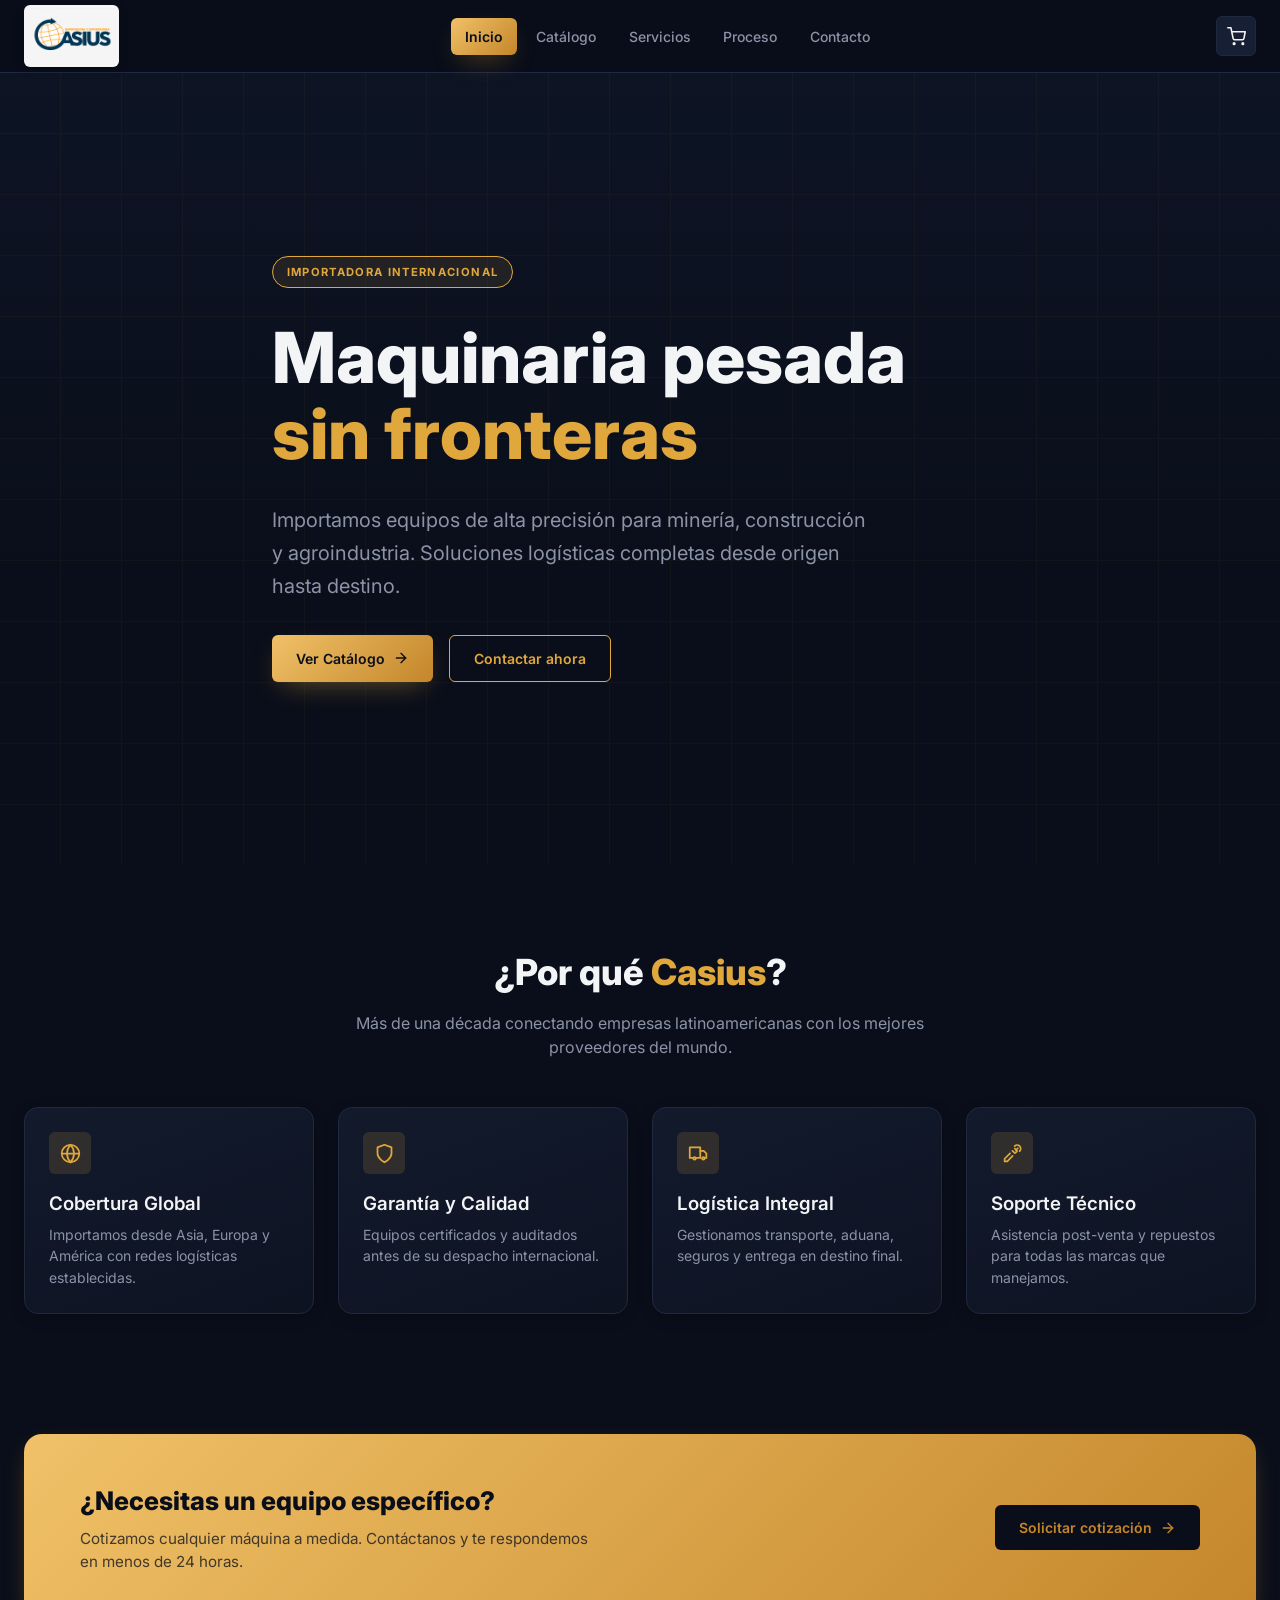
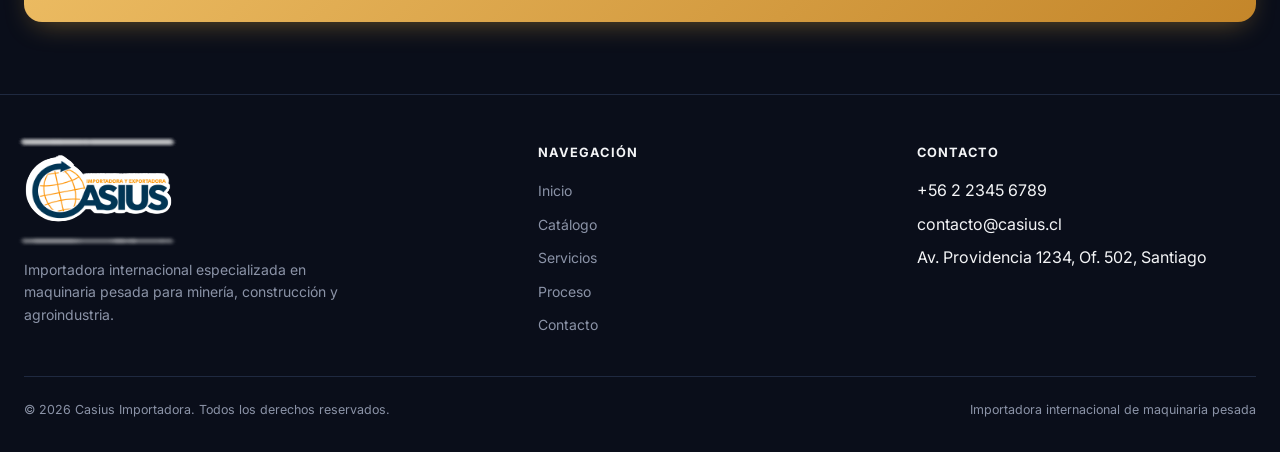
<file: index.html>
<!DOCTYPE html>
<html lang="es">
<head>
<meta charset="UTF-8">
<meta name="viewport" content="width=device-width, initial-scale=1.0">
<title>Casius Importadora | Maquinaria pesada sin fronteras</title>
<link rel="icon" type="image/png" href="img/LogoCasius.png">
<meta name="description" content="Importamos equipos de alta precisión para minería, construcción y agroindustria. Soluciones logísticas completas desde origen hasta destino.">
<link rel="stylesheet" href="style.css">
</head>
<body>

<header class="site-header">
  <div class="container">
    <a href="index.html" class="logo header-logo">
        <img src="img/LogoCasius.png" alt="Casius Importadora" class="logo-img">
      </a>

    <nav class="main-nav" aria-label="Navegación principal">
      <a href="index.html" class="nav-link active">Inicio</a>
      <a href="catalogo.html" class="nav-link">Catálogo</a>
      <a href="servicios.html" class="nav-link">Servicios</a>
      <a href="proceso.html" class="nav-link">Proceso</a>
      <a href="contacto.html" class="nav-link">Contacto</a>
    </nav>

    <div class="header-actions">
      <button class="cart-btn" data-cart-open aria-label="Ver carrito">
        <svg viewBox="0 0 24 24" fill="none" stroke="currentColor" stroke-width="2" stroke-linecap="round" stroke-linejoin="round"><circle cx="9" cy="21" r="1"/><circle cx="20" cy="21" r="1"/><path d="M1 1h4l2.7 13.4a2 2 0 0 0 2 1.6h9.7a2 2 0 0 0 2-1.6L23 6H6"/></svg>
        <span class="cart-count" data-cart-count>0</span>
      </button>
      <button class="menu-toggle" id="menuToggle" aria-label="Abrir menú">
        <svg viewBox="0 0 24 24" fill="none" stroke="currentColor" stroke-width="2" stroke-linecap="round" stroke-linejoin="round"><path d="M4 12h16"/><path d="M4 6h16"/><path d="M4 18h16"/></svg>
      </button>
    </div>
  </div>

  <div class="mobile-nav" id="mobileNav">
    <a href="index.html" class="nav-link active">Inicio</a>
    <a href="catalogo.html" class="nav-link">Catálogo</a>
    <a href="servicios.html" class="nav-link">Servicios</a>
    <a href="proceso.html" class="nav-link">Proceso</a>
    <a href="contacto.html" class="nav-link">Contacto</a>
  </div>
</header>

<main>

  <!-- Hero -->
  <section class="gradient-hero hero">
    <div class="grid-pattern"></div>
    <div class="container hero-inner">
      <span class="eyebrow">Importadora Internacional</span>
      <h1>Maquinaria pesada <span class="gold">sin fronteras</span></h1>
      <p class="lead">Importamos equipos de alta precisión para minería, construcción y agroindustria. Soluciones logísticas completas desde origen hasta destino.</p>
      <div class="hero-actions">
        <a href="catalogo.html" class="btn btn-primary">
          Ver Catálogo
          <svg viewBox="0 0 24 24" fill="none" stroke="currentColor" stroke-width="2" stroke-linecap="round" stroke-linejoin="round"><path d="M5 12h14"/><path d="M12 5l7 7-7 7"/></svg>
        </a>
        <a href="contacto.html" class="btn btn-outline">Contactar ahora</a>
      </div>
    </div>
  </section>

  <!-- Highlights -->
  <section class="section">
    <div class="container">
      <div class="section-head">
        <h2>¿Por qué <span class="gold">Casius</span>?</h2>
        <p>Más de una década conectando empresas latinoamericanas con los mejores proveedores del mundo.</p>
      </div>
      <div class="highlights-grid">
        <div class="gradient-card highlight-card">
          <div class="icon-box"><svg viewBox="0 0 24 24" fill="none" stroke="currentColor" stroke-width="2" stroke-linecap="round" stroke-linejoin="round"><circle cx="12" cy="12" r="10"/><path d="M2 12h20"/><path d="M12 2a15.3 15.3 0 0 1 4 10 15.3 15.3 0 0 1-4 10 15.3 15.3 0 0 1-4-10 15.3 15.3 0 0 1 4-10z"/></svg></div>
          <div>
            <h3>Cobertura Global</h3>
            <p>Importamos desde Asia, Europa y América con redes logísticas establecidas.</p>
          </div>
        </div>
        <div class="gradient-card highlight-card">
          <div class="icon-box"><svg viewBox="0 0 24 24" fill="none" stroke="currentColor" stroke-width="2" stroke-linecap="round" stroke-linejoin="round"><path d="M12 22s8-4 8-10V5l-8-3-8 3v7c0 6 8 10 8 10z"/></svg></div>
          <div>
            <h3>Garantía y Calidad</h3>
            <p>Equipos certificados y auditados antes de su despacho internacional.</p>
          </div>
        </div>
        <div class="gradient-card highlight-card">
          <div class="icon-box"><svg viewBox="0 0 24 24" fill="none" stroke="currentColor" stroke-width="2" stroke-linecap="round" stroke-linejoin="round"><path d="M10 17h4V5H2v12h3"/><path d="M14 9h4l3 3v5h-2"/><circle cx="7.5" cy="17.5" r="1.5"/><circle cx="17.5" cy="17.5" r="1.5"/></svg></div>
          <div>
            <h3>Logística Integral</h3>
            <p>Gestionamos transporte, aduana, seguros y entrega en destino final.</p>
          </div>
        </div>
        <div class="gradient-card highlight-card">
          <div class="icon-box"><svg viewBox="0 0 24 24" fill="none" stroke="currentColor" stroke-width="2" stroke-linecap="round" stroke-linejoin="round"><path d="m14.7 6.3 2.1 2.1a1 1 0 0 1 0 1.4l-1.3 1.3a1 1 0 0 1-1.4 0l-2.1-2.1"/><path d="M9.2 11.8 3 18v3h3l6.2-6.2"/><path d="m16 8 2-2"/><path d="M14.5 3.5a4 4 0 0 1 5.66 5.66"/></svg></div>
          <div>
            <h3>Soporte Técnico</h3>
            <p>Asistencia post-venta y repuestos para todas las marcas que manejamos.</p>
          </div>
        </div>
      </div>
    </div>
  </section>

  <!-- CTA Banner -->
  <section class="section-tight">
    <div class="container">
      <div class="cta-banner">
        <div>
          <h3>¿Necesitas un equipo específico?</h3>
          <p>Cotizamos cualquier máquina a medida. Contáctanos y te respondemos en menos de 24 horas.</p>
        </div>
        <a href="contacto.html" class="btn btn-light">
          Solicitar cotización
          <svg viewBox="0 0 24 24" fill="none" stroke="currentColor" stroke-width="2" stroke-linecap="round" stroke-linejoin="round"><path d="M5 12h14"/><path d="M12 5l7 7-7 7"/></svg>
        </a>
      </div>
    </div>
  </section>

</main>

<footer class="site-footer">
  <div class="container">
    <div class="footer-grid">
      <div>
        <a href="index.html" class="logo header-logo">
        <img src="img/LogoCasius.png" alt="Casius Importadora" class="logo-img">
      </a>
        <p>Importadora internacional especializada en maquinaria pesada para minería, construcción y agroindustria.</p>
      </div>
      <div>
        <h4>Navegación</h4>
        <ul class="footer-links">
          <li><a href="index.html">Inicio</a></li>
          <li><a href="catalogo.html">Catálogo</a></li>
          <li><a href="servicios.html">Servicios</a></li>
          <li><a href="proceso.html">Proceso</a></li>
          <li><a href="contacto.html">Contacto</a></li>
        </ul>
      </div>
      <div>
        <h4>Contacto</h4>
        <ul class="footer-links">
          <li>+56 2 2345 6789</li>
          <li>contacto@casius.cl</li>
          <li>Av. Providencia 1234, Of. 502, Santiago</li>
        </ul>
      </div>
    </div>
    <div class="footer-bottom">
      <span>© 2026 Casius Importadora. Todos los derechos reservados.</span>
      <span>Importadora internacional de maquinaria pesada</span>
    </div>
  </div>
</footer>

<!-- Carrito -->
<div class="cart-overlay" id="cartOverlay"></div>
<aside class="cart-drawer" id="cartDrawer" aria-label="Carrito de cotización">
  <div class="cart-drawer-head">
    <h3>Tu cotización</h3>
    <button class="cart-close" id="cartClose" aria-label="Cerrar carrito">
      <svg viewBox="0 0 24 24" fill="none" stroke="currentColor" stroke-width="2" stroke-linecap="round" stroke-linejoin="round"><path d="M18 6 6 18"/><path d="M6 6l12 12"/></svg>
    </button>
  </div>
  <div class="cart-items" id="cartItems"></div>
  <div class="cart-drawer-foot" id="cartTotalWrap" style="display:none">
    <div class="cart-total"><span>Total estimado</span><span class="amount" id="cartTotalAmount"></span></div>
    <a href="contacto.html" class="btn btn-primary form-submit">Solicitar cotización</a>
  </div>
</aside>

<script src="script.js"></script>
</body>
</html>
</file>
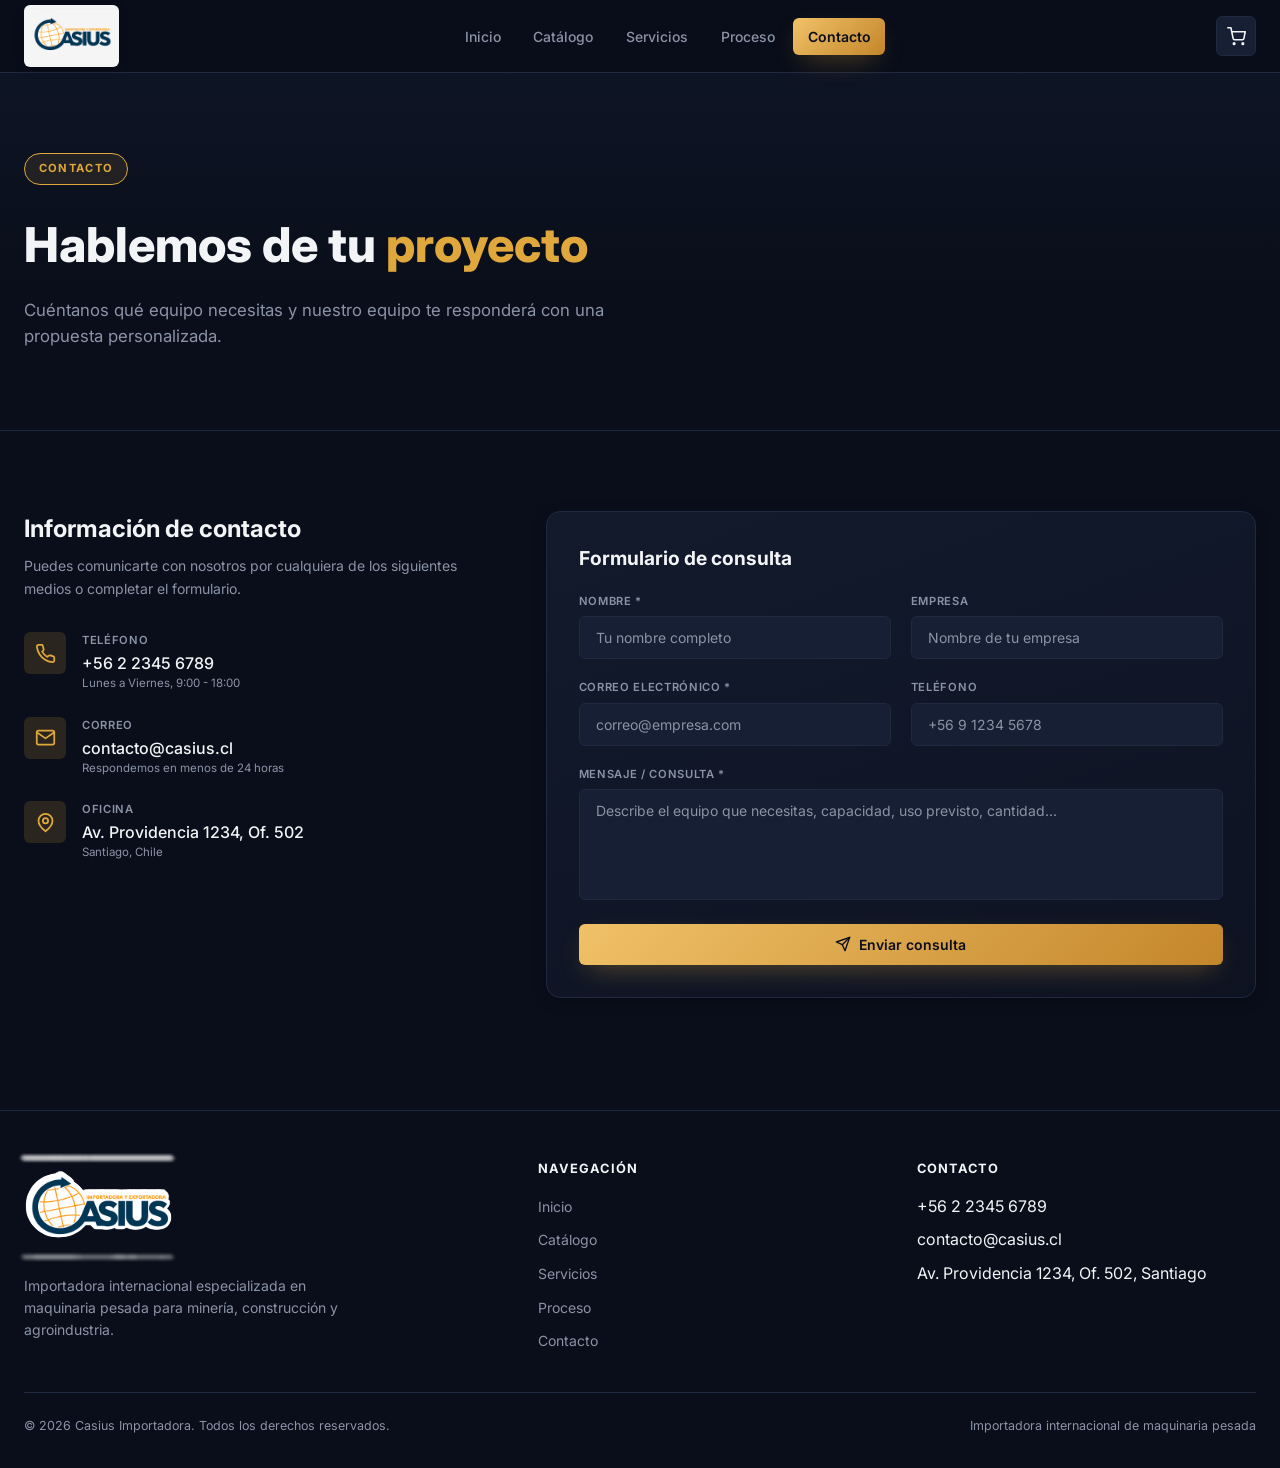
<file: contacto.html>
<!DOCTYPE html>
<html lang="es">
<head>
<meta charset="UTF-8">
<meta name="viewport" content="width=device-width, initial-scale=1.0">
<title>Contacto | Casius Importadora</title>
<link rel="icon" type="image/png" href="img/LogoCasius.png">
<meta name="description" content="Cuéntanos qué equipo necesitas y nuestro equipo te responderá con una propuesta personalizada.">
<link rel="stylesheet" href="style.css">
</head>
<body>

<header class="site-header">
  <div class="container">
    <a href="index.html" class="logo header-logo">
        <img src="img/LogoCasius.png" alt="Casius Importadora" class="logo-img">
      </a>

    <nav class="main-nav" aria-label="Navegación principal">
      <a href="index.html" class="nav-link">Inicio</a>
      <a href="catalogo.html" class="nav-link">Catálogo</a>
      <a href="servicios.html" class="nav-link">Servicios</a>
      <a href="proceso.html" class="nav-link">Proceso</a>
      <a href="contacto.html" class="nav-link active">Contacto</a>
    </nav>

    <div class="header-actions">
      <button class="cart-btn" data-cart-open aria-label="Ver carrito">
        <svg viewBox="0 0 24 24" fill="none" stroke="currentColor" stroke-width="2" stroke-linecap="round" stroke-linejoin="round"><circle cx="9" cy="21" r="1"/><circle cx="20" cy="21" r="1"/><path d="M1 1h4l2.7 13.4a2 2 0 0 0 2 1.6h9.7a2 2 0 0 0 2-1.6L23 6H6"/></svg>
        <span class="cart-count" data-cart-count>0</span>
      </button>
      <button class="menu-toggle" id="menuToggle" aria-label="Abrir menú">
        <svg viewBox="0 0 24 24" fill="none" stroke="currentColor" stroke-width="2" stroke-linecap="round" stroke-linejoin="round"><path d="M4 12h16"/><path d="M4 6h16"/><path d="M4 18h16"/></svg>
      </button>
    </div>
  </div>

  <div class="mobile-nav" id="mobileNav">
    <a href="index.html" class="nav-link">Inicio</a>
    <a href="catalogo.html" class="nav-link">Catálogo</a>
    <a href="servicios.html" class="nav-link">Servicios</a>
    <a href="proceso.html" class="nav-link">Proceso</a>
    <a href="contacto.html" class="nav-link active">Contacto</a>
  </div>
</header>

<main>

  <!-- Header de página -->
  <section class="gradient-hero page-hero">
    <div class="container">
      <span class="eyebrow">Contacto</span>
      <h1>Hablemos de tu <span class="gold">proyecto</span></h1>
      <p>Cuéntanos qué equipo necesitas y nuestro equipo te responderá con una propuesta personalizada.</p>
    </div>
  </section>

  <!-- Contenido -->
  <section class="section">
    <div class="container contact-grid">

      <!-- Info -->
      <div class="contact-info">
        <h2>Información de contacto</h2>
        <p>Puedes comunicarte con nosotros por cualquiera de los siguientes medios o completar el formulario.</p>

        <div class="contact-items">
          <div class="contact-item">
            <div class="icon-box"><svg viewBox="0 0 24 24" fill="none" stroke="currentColor" stroke-width="2" stroke-linecap="round" stroke-linejoin="round"><path d="M22 16.92v3a2 2 0 0 1-2.18 2 19.79 19.79 0 0 1-8.63-3.07 19.5 19.5 0 0 1-6-6 19.79 19.79 0 0 1-3.07-8.67A2 2 0 0 1 4.11 2h3a2 2 0 0 1 2 1.72c.127.96.361 1.903.7 2.81a2 2 0 0 1-.45 2.11L8.09 9.91a16 16 0 0 0 6 6l1.27-1.27a2 2 0 0 1 2.11-.45c.907.339 1.85.573 2.81.7A2 2 0 0 1 22 16.92z"/></svg></div>
            <div>
              <p class="label">Teléfono</p>
              <p class="value">+56 2 2345 6789</p>
              <p class="sub">Lunes a Viernes, 9:00 - 18:00</p>
            </div>
          </div>

          <div class="contact-item">
            <div class="icon-box"><svg viewBox="0 0 24 24" fill="none" stroke="currentColor" stroke-width="2" stroke-linecap="round" stroke-linejoin="round"><rect x="2" y="4" width="20" height="16" rx="2"/><path d="m22 6-10 7L2 6"/></svg></div>
            <div>
              <p class="label">Correo</p>
              <p class="value">contacto@casius.cl</p>
              <p class="sub">Respondemos en menos de 24 horas</p>
            </div>
          </div>

          <div class="contact-item">
            <div class="icon-box"><svg viewBox="0 0 24 24" fill="none" stroke="currentColor" stroke-width="2" stroke-linecap="round" stroke-linejoin="round"><path d="M20 10c0 6-8 12-8 12s-8-6-8-12a8 8 0 0 1 16 0z"/><circle cx="12" cy="10" r="3"/></svg></div>
            <div>
              <p class="label">Oficina</p>
              <p class="value">Av. Providencia 1234, Of. 502</p>
              <p class="sub">Santiago, Chile</p>
            </div>
          </div>
        </div>
      </div>

      <!-- Formulario -->
      <div>
        <div class="gradient-card contact-form-card">

          <form id="contactForm" style="display:flex; flex-direction:column;">
            <h3>Formulario de consulta</h3>

            <div class="form-row">
              <div class="form-group">
                <label for="nombre">Nombre *</label>
                <input type="text" id="nombre" name="nombre" required placeholder="Tu nombre completo">
              </div>
              <div class="form-group">
                <label for="empresa">Empresa</label>
                <input type="text" id="empresa" name="empresa" placeholder="Nombre de tu empresa">
              </div>
            </div>

            <div class="form-row">
              <div class="form-group">
                <label for="email">Correo electrónico *</label>
                <input type="email" id="email" name="email" required placeholder="correo@empresa.com">
              </div>
              <div class="form-group">
                <label for="telefono">Teléfono</label>
                <input type="text" id="telefono" name="telefono" placeholder="+56 9 1234 5678">
              </div>
            </div>

            <div class="form-group">
              <label for="mensaje">Mensaje / Consulta *</label>
              <textarea id="mensaje" name="mensaje" rows="5" required placeholder="Describe el equipo que necesitas, capacidad, uso previsto, cantidad..."></textarea>
            </div>

            <button type="submit" class="btn btn-primary form-submit">
              <svg viewBox="0 0 24 24" fill="none" stroke="currentColor" stroke-width="2" stroke-linecap="round" stroke-linejoin="round"><path d="m22 2-7 20-4-9-9-4 20-7z"/><path d="M22 2 11 13"/></svg>
              Enviar consulta
            </button>
          </form>

          <div class="success-state" id="successState" style="display:none">
            <div class="success-icon">
              <svg viewBox="0 0 24 24" fill="none" stroke="currentColor" stroke-width="2" stroke-linecap="round" stroke-linejoin="round"><path d="m22 2-7 20-4-9-9-4 20-7z"/><path d="M22 2 11 13"/></svg>
            </div>
            <h3>¡Mensaje enviado!</h3>
            <p>Gracias por contactarnos. Un asesor de Casius Importadora se comunicará contigo dentro de las próximas 24 horas.</p>
            <button id="sendAnother">Enviar otro mensaje</button>
          </div>

        </div>
      </div>

    </div>
  </section>

</main>

<footer class="site-footer">
  <div class="container">
    <div class="footer-grid">
      <div>
        <a href="index.html" class="logo header-logo">
        <img src="img/LogoCasius.png" alt="Casius Importadora" class="logo-img">
      </a>
        <p>Importadora internacional especializada en maquinaria pesada para minería, construcción y agroindustria.</p>
      </div>
      <div>
        <h4>Navegación</h4>
        <ul class="footer-links">
          <li><a href="index.html">Inicio</a></li>
          <li><a href="catalogo.html">Catálogo</a></li>
          <li><a href="servicios.html">Servicios</a></li>
          <li><a href="proceso.html">Proceso</a></li>
          <li><a href="contacto.html">Contacto</a></li>
        </ul>
      </div>
      <div>
        <h4>Contacto</h4>
        <ul class="footer-links">
          <li>+56 2 2345 6789</li>
          <li>contacto@casius.cl</li>
          <li>Av. Providencia 1234, Of. 502, Santiago</li>
        </ul>
      </div>
    </div>
    <div class="footer-bottom">
      <span>© 2026 Casius Importadora. Todos los derechos reservados.</span>
      <span>Importadora internacional de maquinaria pesada</span>
    </div>
  </div>
</footer>

<!-- Carrito -->
<div class="cart-overlay" id="cartOverlay"></div>
<aside class="cart-drawer" id="cartDrawer" aria-label="Carrito de cotización">
  <div class="cart-drawer-head">
    <h3>Tu cotización</h3>
    <button class="cart-close" id="cartClose" aria-label="Cerrar carrito">
      <svg viewBox="0 0 24 24" fill="none" stroke="currentColor" stroke-width="2" stroke-linecap="round" stroke-linejoin="round"><path d="M18 6 6 18"/><path d="M6 6l12 12"/></svg>
    </button>
  </div>
  <div class="cart-items" id="cartItems"></div>
  <div class="cart-drawer-foot" id="cartTotalWrap" style="display:none">
    <div class="cart-total"><span>Total estimado</span><span class="amount" id="cartTotalAmount"></span></div>
    <a href="contacto.html" class="btn btn-primary form-submit">Solicitar cotización</a>
  </div>
</aside>

<script src="script.js"></script>
</body>
</html>
</file>
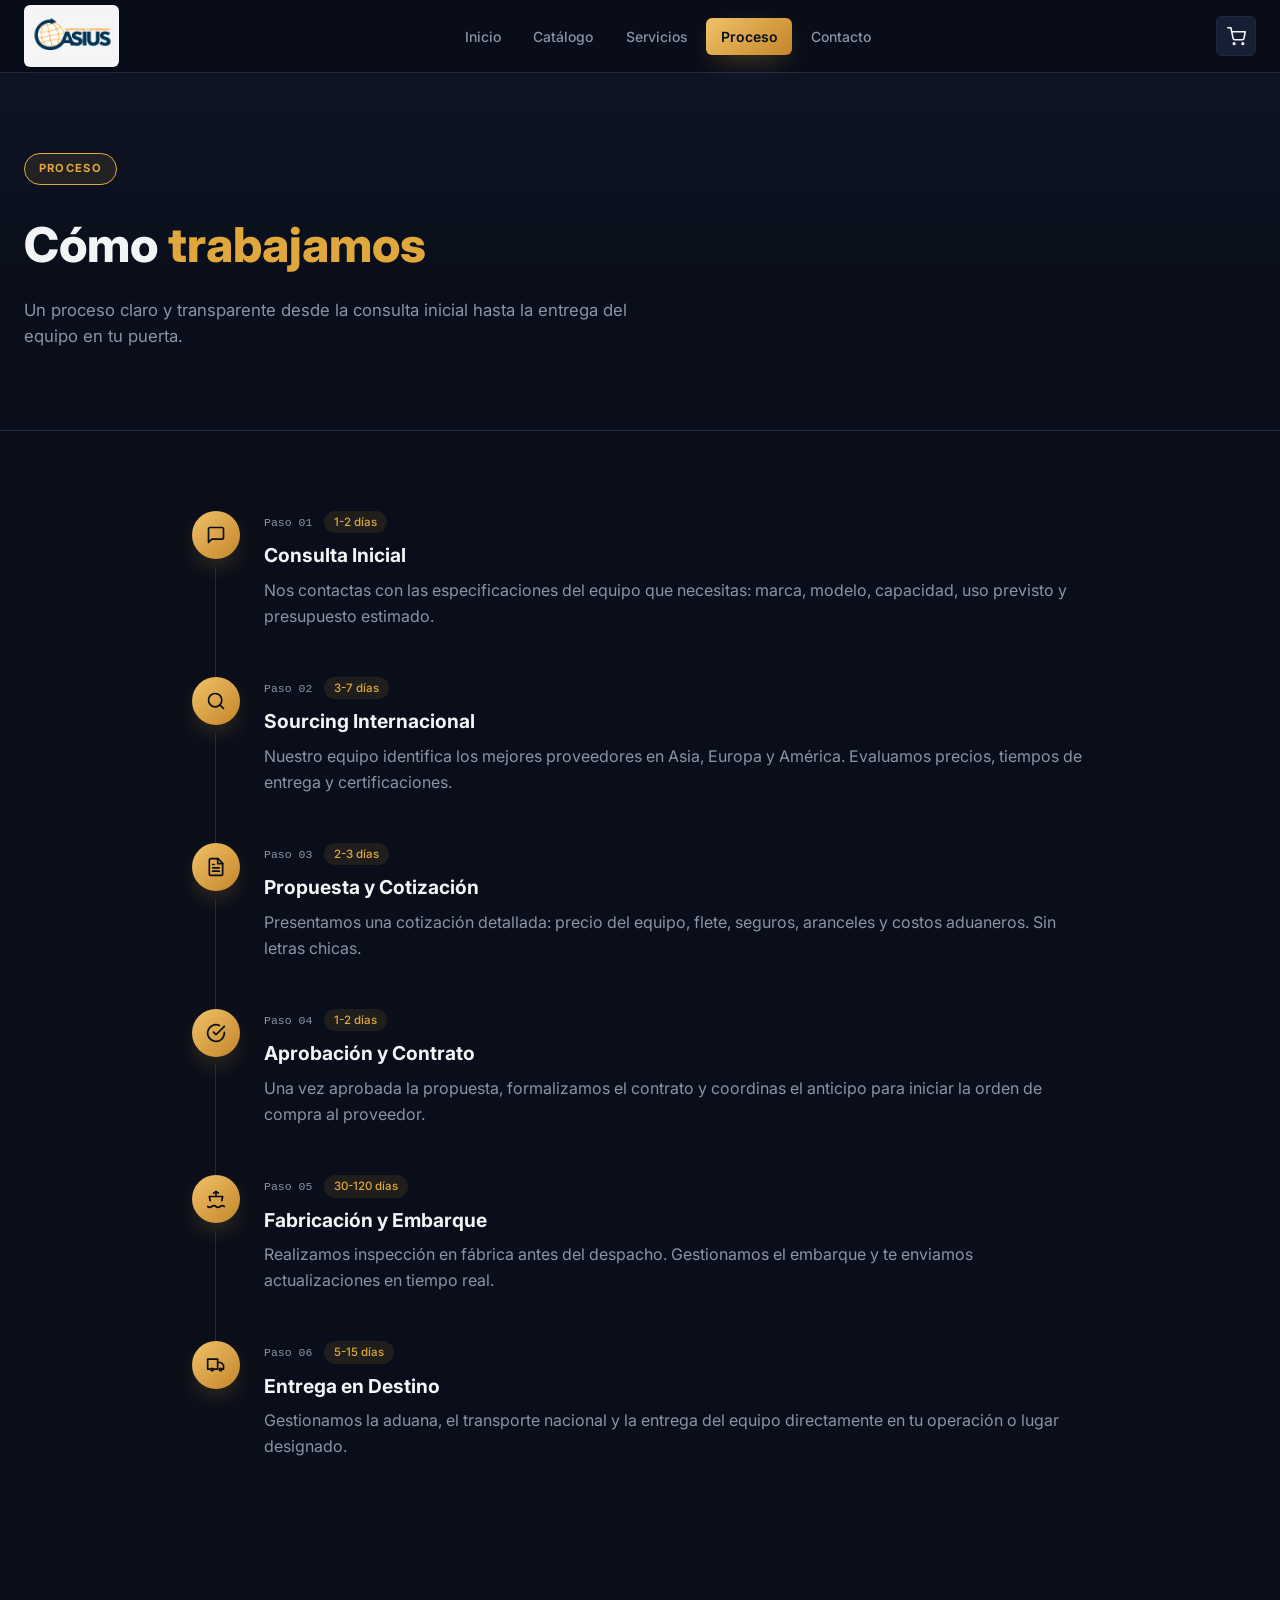
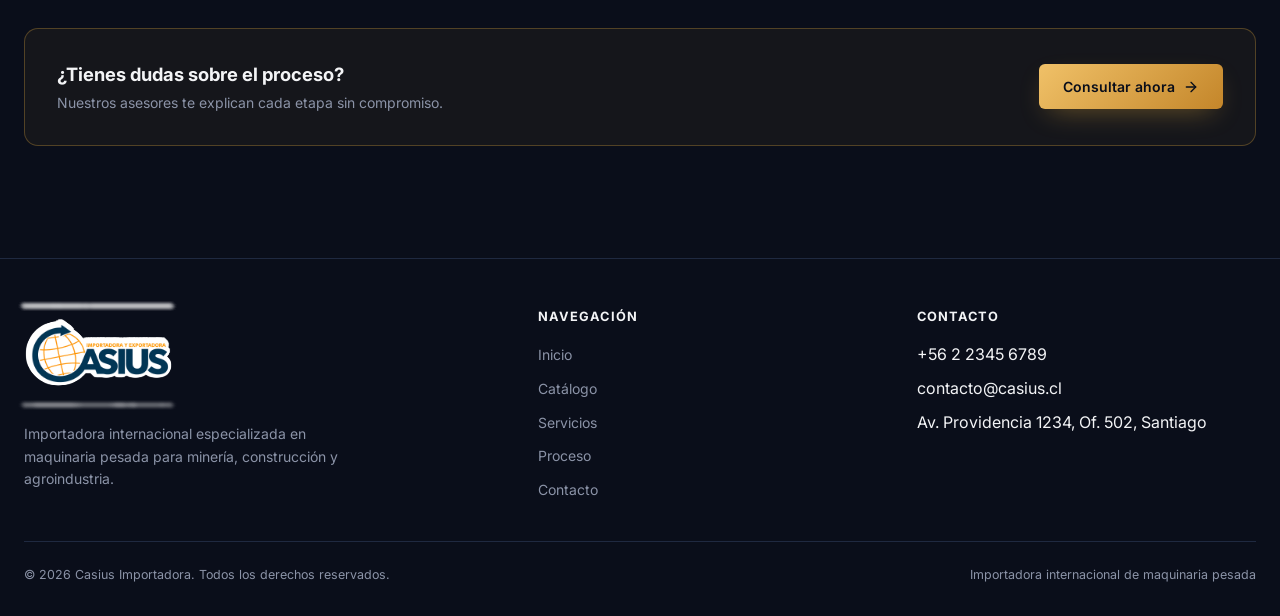
<file: proceso.html>
<!DOCTYPE html>
<html lang="es">
<head>
<meta charset="UTF-8">
<meta name="viewport" content="width=device-width, initial-scale=1.0">
<title>Proceso | Casius Importadora</title>
<link rel="icon" type="image/png" href="img/LogoCasius.png">
<meta name="description" content="Un proceso claro y transparente desde la consulta inicial hasta la entrega del equipo en tu puerta.">
<link rel="stylesheet" href="style.css">
</head>
<body>

<header class="site-header">
  <div class="container">
    <a href="index.html" class="logo header-logo">
        <img src="img/LogoCasius.png" alt="Casius Importadora" class="logo-img">
      </a>

    <nav class="main-nav" aria-label="Navegación principal">
      <a href="index.html" class="nav-link">Inicio</a>
      <a href="catalogo.html" class="nav-link">Catálogo</a>
      <a href="servicios.html" class="nav-link">Servicios</a>
      <a href="proceso.html" class="nav-link active">Proceso</a>
      <a href="contacto.html" class="nav-link">Contacto</a>
    </nav>

    <div class="header-actions">
      <button class="cart-btn" data-cart-open aria-label="Ver carrito">
        <svg viewBox="0 0 24 24" fill="none" stroke="currentColor" stroke-width="2" stroke-linecap="round" stroke-linejoin="round"><circle cx="9" cy="21" r="1"/><circle cx="20" cy="21" r="1"/><path d="M1 1h4l2.7 13.4a2 2 0 0 0 2 1.6h9.7a2 2 0 0 0 2-1.6L23 6H6"/></svg>
        <span class="cart-count" data-cart-count>0</span>
      </button>
      <button class="menu-toggle" id="menuToggle" aria-label="Abrir menú">
        <svg viewBox="0 0 24 24" fill="none" stroke="currentColor" stroke-width="2" stroke-linecap="round" stroke-linejoin="round"><path d="M4 12h16"/><path d="M4 6h16"/><path d="M4 18h16"/></svg>
      </button>
    </div>
  </div>

  <div class="mobile-nav" id="mobileNav">
    <a href="index.html" class="nav-link">Inicio</a>
    <a href="catalogo.html" class="nav-link">Catálogo</a>
    <a href="servicios.html" class="nav-link">Servicios</a>
    <a href="proceso.html" class="nav-link active">Proceso</a>
    <a href="contacto.html" class="nav-link">Contacto</a>
  </div>
</header>

<main>

  <!-- Header de página -->
  <section class="gradient-hero page-hero">
    <div class="container">
      <span class="eyebrow">Proceso</span>
      <h1>Cómo <span class="gold">trabajamos</span></h1>
      <p>Un proceso claro y transparente desde la consulta inicial hasta la entrega del equipo en tu puerta.</p>
    </div>
  </section>

  <!-- Pasos -->
  <section class="section">
    <div class="container">
      <div class="steps-list">

        <div class="step">
          <div class="step-line"></div>
          <div class="step-marker">
            <div class="step-icon"><svg viewBox="0 0 24 24" fill="none" stroke="currentColor" stroke-width="2" stroke-linecap="round" stroke-linejoin="round"><path d="M21 15a2 2 0 0 1-2 2H7l-4 4V5a2 2 0 0 1 2-2h14a2 2 0 0 1 2 2z"/></svg></div>
          </div>
          <div class="step-content">
            <div class="step-meta">
              <span class="step-num">Paso 01</span>
              <span class="step-duration">1-2 días</span>
            </div>
            <h3>Consulta Inicial</h3>
            <p>Nos contactas con las especificaciones del equipo que necesitas: marca, modelo, capacidad, uso previsto y presupuesto estimado.</p>
          </div>
        </div>

        <div class="step">
          <div class="step-line"></div>
          <div class="step-marker">
            <div class="step-icon"><svg viewBox="0 0 24 24" fill="none" stroke="currentColor" stroke-width="2" stroke-linecap="round" stroke-linejoin="round"><circle cx="11" cy="11" r="8"/><path d="M21 21l-4.3-4.3"/></svg></div>
          </div>
          <div class="step-content">
            <div class="step-meta">
              <span class="step-num">Paso 02</span>
              <span class="step-duration">3-7 días</span>
            </div>
            <h3>Sourcing Internacional</h3>
            <p>Nuestro equipo identifica los mejores proveedores en Asia, Europa y América. Evaluamos precios, tiempos de entrega y certificaciones.</p>
          </div>
        </div>

        <div class="step">
          <div class="step-line"></div>
          <div class="step-marker">
            <div class="step-icon"><svg viewBox="0 0 24 24" fill="none" stroke="currentColor" stroke-width="2" stroke-linecap="round" stroke-linejoin="round"><path d="M14.5 2H6a2 2 0 0 0-2 2v16a2 2 0 0 0 2 2h12a2 2 0 0 0 2-2V7.5z"/><path d="M14 2v6h6"/><path d="M16 13H8"/><path d="M16 17H8"/><path d="M10 9H8"/></svg></div>
          </div>
          <div class="step-content">
            <div class="step-meta">
              <span class="step-num">Paso 03</span>
              <span class="step-duration">2-3 días</span>
            </div>
            <h3>Propuesta y Cotización</h3>
            <p>Presentamos una cotización detallada: precio del equipo, flete, seguros, aranceles y costos aduaneros. Sin letras chicas.</p>
          </div>
        </div>

        <div class="step">
          <div class="step-line"></div>
          <div class="step-marker">
            <div class="step-icon"><svg viewBox="0 0 24 24" fill="none" stroke="currentColor" stroke-width="2" stroke-linecap="round" stroke-linejoin="round"><path d="M22 11.1V12a10 10 0 1 1-5.9-9.1"/><path d="M22 4 12 14.01l-3-3"/></svg></div>
          </div>
          <div class="step-content">
            <div class="step-meta">
              <span class="step-num">Paso 04</span>
              <span class="step-duration">1-2 días</span>
            </div>
            <h3>Aprobación y Contrato</h3>
            <p>Una vez aprobada la propuesta, formalizamos el contrato y coordinas el anticipo para iniciar la orden de compra al proveedor.</p>
          </div>
        </div>

        <div class="step">
          <div class="step-line"></div>
          <div class="step-marker">
            <div class="step-icon"><svg viewBox="0 0 24 24" fill="none" stroke="currentColor" stroke-width="2" stroke-linecap="round" stroke-linejoin="round"><path d="M2 21c.6.5 1.2 1 2.5 1 2.5 0 2.5-2 5-2 1.3 0 1.9.5 2.5 1 .6.5 1.2 1 2.5 1 2.5 0 2.5-2 5-2 1.3 0 1.9.5 2.5 1"/><path d="M5 14 4 9h16l-1 5"/><path d="M12 9V3"/><path d="m9 5 3-2 3 2"/></svg></div>
          </div>
          <div class="step-content">
            <div class="step-meta">
              <span class="step-num">Paso 05</span>
              <span class="step-duration">30-120 días</span>
            </div>
            <h3>Fabricación y Embarque</h3>
            <p>Realizamos inspección en fábrica antes del despacho. Gestionamos el embarque y te enviamos actualizaciones en tiempo real.</p>
          </div>
        </div>

        <div class="step">
          <div class="step-marker">
            <div class="step-icon"><svg viewBox="0 0 24 24" fill="none" stroke="currentColor" stroke-width="2" stroke-linecap="round" stroke-linejoin="round"><path d="M10 17h4V5H2v12h3"/><path d="M14 9h4l3 3v5h-2"/><circle cx="7.5" cy="17.5" r="1.5"/><circle cx="17.5" cy="17.5" r="1.5"/></svg></div>
          </div>
          <div class="step-content">
            <div class="step-meta">
              <span class="step-num">Paso 06</span>
              <span class="step-duration">5-15 días</span>
            </div>
            <h3>Entrega en Destino</h3>
            <p>Gestionamos la aduana, el transporte nacional y la entrega del equipo directamente en tu operación o lugar designado.</p>
          </div>
        </div>

      </div>
    </div>
  </section>

  <!-- CTA inferior -->
  <section class="section-tight" style="padding-bottom:5rem">
    <div class="container">
      <div class="inline-cta">
        <div>
          <h3>¿Tienes dudas sobre el proceso?</h3>
          <p>Nuestros asesores te explican cada etapa sin compromiso.</p>
        </div>
        <a href="contacto.html" class="btn btn-primary">
          Consultar ahora
          <svg viewBox="0 0 24 24" fill="none" stroke="currentColor" stroke-width="2" stroke-linecap="round" stroke-linejoin="round"><path d="M5 12h14"/><path d="M12 5l7 7-7 7"/></svg>
        </a>
      </div>
    </div>
  </section>

</main>

<footer class="site-footer">
  <div class="container">
    <div class="footer-grid">
      <div>
        <a href="index.html" class="logo header-logo">
        <img src="img/LogoCasius.png" alt="Casius Importadora" class="logo-img">
      </a>
        <p>Importadora internacional especializada en maquinaria pesada para minería, construcción y agroindustria.</p>
      </div>
      <div>
        <h4>Navegación</h4>
        <ul class="footer-links">
          <li><a href="index.html">Inicio</a></li>
          <li><a href="catalogo.html">Catálogo</a></li>
          <li><a href="servicios.html">Servicios</a></li>
          <li><a href="proceso.html">Proceso</a></li>
          <li><a href="contacto.html">Contacto</a></li>
        </ul>
      </div>
      <div>
        <h4>Contacto</h4>
        <ul class="footer-links">
          <li>+56 2 2345 6789</li>
          <li>contacto@casius.cl</li>
          <li>Av. Providencia 1234, Of. 502, Santiago</li>
        </ul>
      </div>
    </div>
    <div class="footer-bottom">
      <span>© 2026 Casius Importadora. Todos los derechos reservados.</span>
      <span>Importadora internacional de maquinaria pesada</span>
    </div>
  </div>
</footer>

<!-- Carrito -->
<div class="cart-overlay" id="cartOverlay"></div>
<aside class="cart-drawer" id="cartDrawer" aria-label="Carrito de cotización">
  <div class="cart-drawer-head">
    <h3>Tu cotización</h3>
    <button class="cart-close" id="cartClose" aria-label="Cerrar carrito">
      <svg viewBox="0 0 24 24" fill="none" stroke="currentColor" stroke-width="2" stroke-linecap="round" stroke-linejoin="round"><path d="M18 6 6 18"/><path d="M6 6l12 12"/></svg>
    </button>
  </div>
  <div class="cart-items" id="cartItems"></div>
  <div class="cart-drawer-foot" id="cartTotalWrap" style="display:none">
    <div class="cart-total"><span>Total estimado</span><span class="amount" id="cartTotalAmount"></span></div>
    <a href="contacto.html" class="btn btn-primary form-submit">Solicitar cotización</a>
  </div>
</aside>

<script src="script.js"></script>
</body>
</html>
</file>
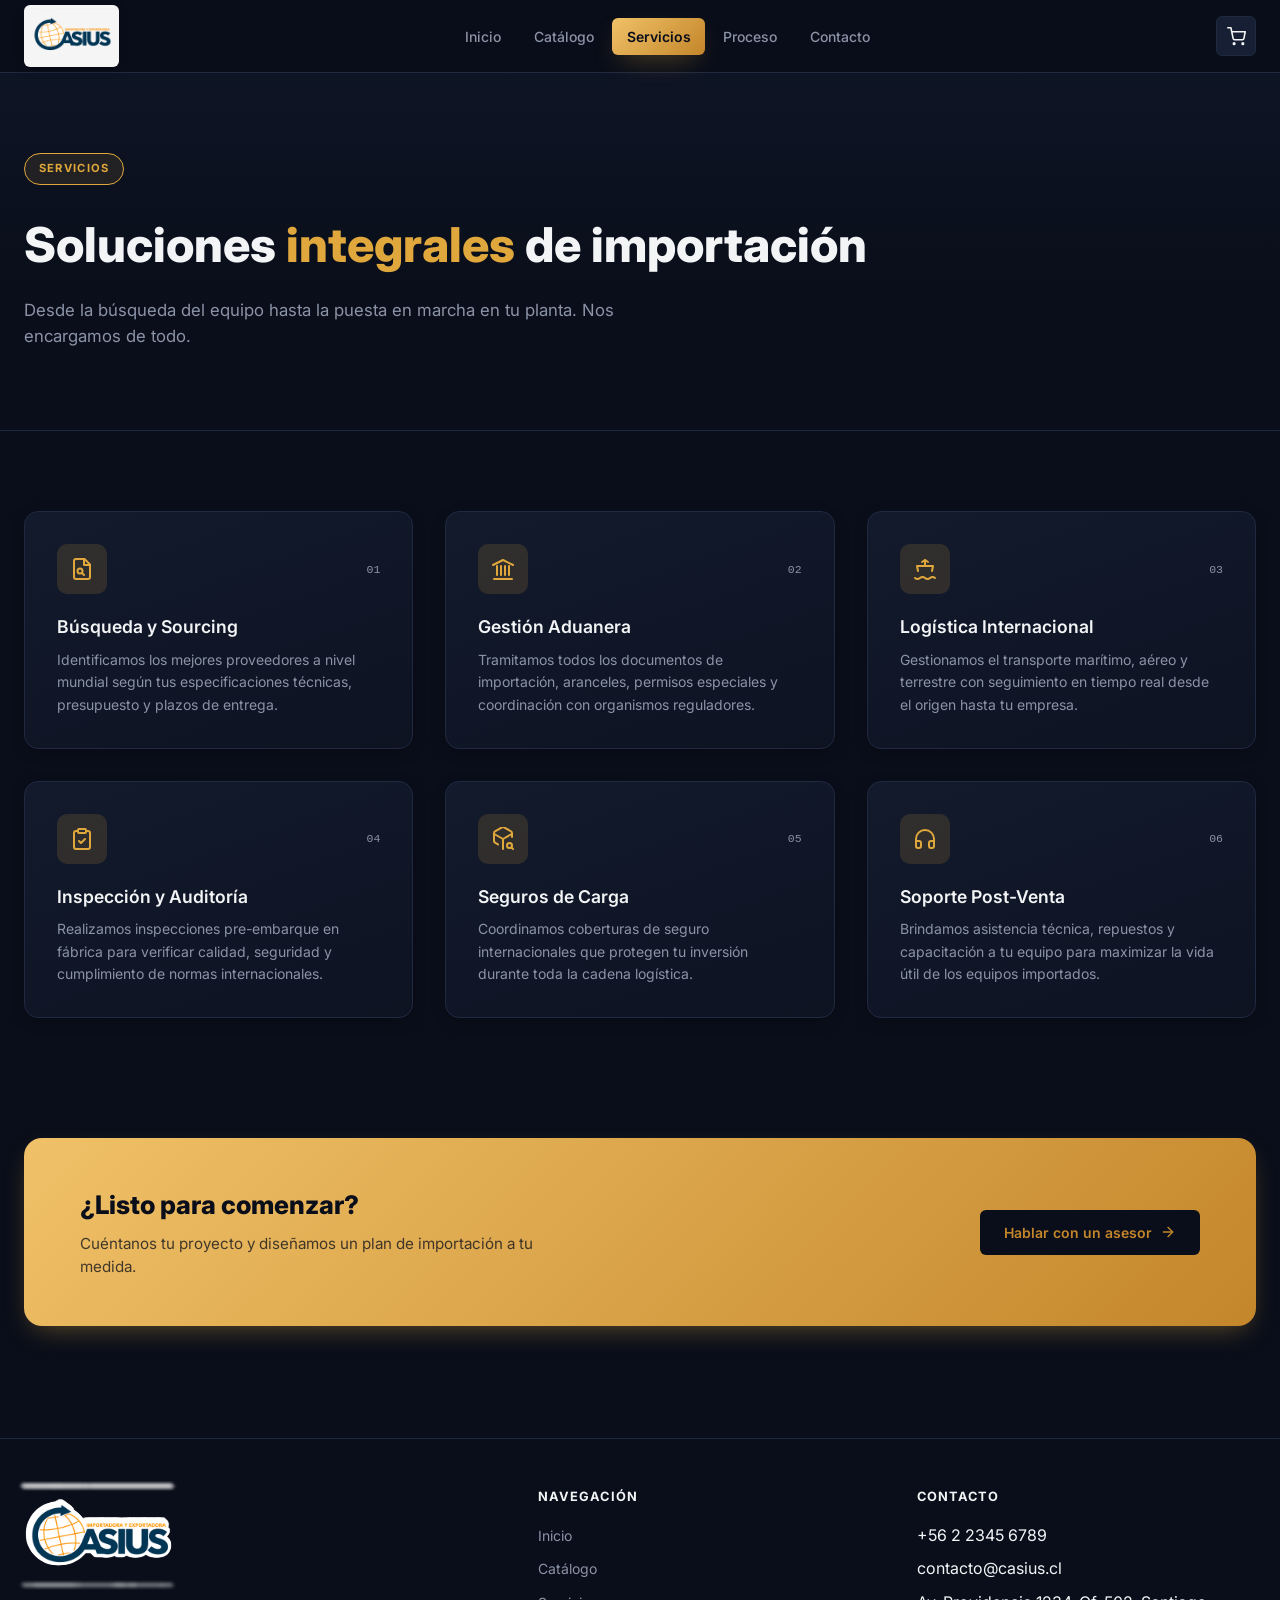
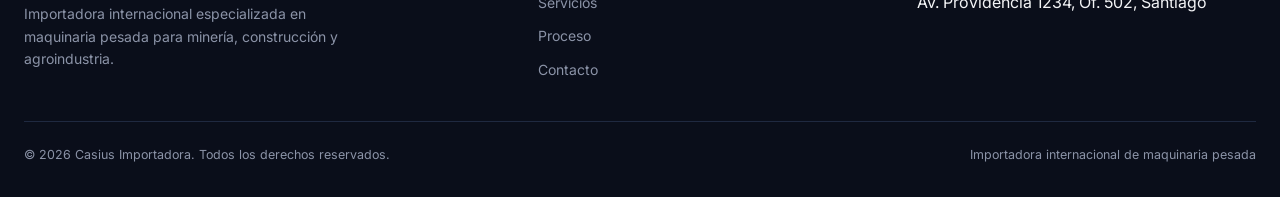
<file: servicios.html>
<!DOCTYPE html>
<html lang="es">
<head>
<meta charset="UTF-8">
<meta name="viewport" content="width=device-width, initial-scale=1.0">
<title>Servicios | Casius Importadora</title>
<link rel="icon" type="image/png" href="img/LogoCasius.png">
<meta name="description" content="Desde la búsqueda del equipo hasta la puesta en marcha en tu planta. Nos encargamos de todo.">
<link rel="stylesheet" href="style.css">
</head>
<body>

<header class="site-header">
  <div class="container">
    <a href="index.html" class="logo header-logo">
        <img src="img/LogoCasius.png" alt="Casius Importadora" class="logo-img">
      </a>

    <nav class="main-nav" aria-label="Navegación principal">
      <a href="index.html" class="nav-link">Inicio</a>
      <a href="catalogo.html" class="nav-link">Catálogo</a>
      <a href="servicios.html" class="nav-link active">Servicios</a>
      <a href="proceso.html" class="nav-link">Proceso</a>
      <a href="contacto.html" class="nav-link">Contacto</a>
    </nav>

    <div class="header-actions">
      <button class="cart-btn" data-cart-open aria-label="Ver carrito">
        <svg viewBox="0 0 24 24" fill="none" stroke="currentColor" stroke-width="2" stroke-linecap="round" stroke-linejoin="round"><circle cx="9" cy="21" r="1"/><circle cx="20" cy="21" r="1"/><path d="M1 1h4l2.7 13.4a2 2 0 0 0 2 1.6h9.7a2 2 0 0 0 2-1.6L23 6H6"/></svg>
        <span class="cart-count" data-cart-count>0</span>
      </button>
      <button class="menu-toggle" id="menuToggle" aria-label="Abrir menú">
        <svg viewBox="0 0 24 24" fill="none" stroke="currentColor" stroke-width="2" stroke-linecap="round" stroke-linejoin="round"><path d="M4 12h16"/><path d="M4 6h16"/><path d="M4 18h16"/></svg>
      </button>
    </div>
  </div>

  <div class="mobile-nav" id="mobileNav">
    <a href="index.html" class="nav-link">Inicio</a>
    <a href="catalogo.html" class="nav-link">Catálogo</a>
    <a href="servicios.html" class="nav-link active">Servicios</a>
    <a href="proceso.html" class="nav-link">Proceso</a>
    <a href="contacto.html" class="nav-link">Contacto</a>
  </div>
</header>

<main>

  <!-- Header de página -->
  <section class="gradient-hero page-hero">
    <div class="container">
      <span class="eyebrow">Servicios</span>
      <h1>Soluciones <span class="gold">integrales</span> de importación</h1>
      <p>Desde la búsqueda del equipo hasta la puesta en marcha en tu planta. Nos encargamos de todo.</p>
    </div>
  </section>

  <!-- Grid de servicios -->
  <section class="section">
    <div class="container">
      <div class="services-grid">

        <div class="gradient-card service-card">
          <div class="service-card-top">
            <div class="icon-box service-icon"><svg viewBox="0 0 24 24" fill="none" stroke="currentColor" stroke-width="2" stroke-linecap="round" stroke-linejoin="round"><path d="M14.5 2H6a2 2 0 0 0-2 2v16a2 2 0 0 0 2 2h12a2 2 0 0 0 2-2V7.5z"/><path d="M14 2v6h6"/><circle cx="10" cy="14" r="2.5"/><path d="m12 16 2 2"/></svg></div>
            <span class="service-num">01</span>
          </div>
          <div>
            <h3>Búsqueda y Sourcing</h3>
            <p>Identificamos los mejores proveedores a nivel mundial según tus especificaciones técnicas, presupuesto y plazos de entrega.</p>
          </div>
        </div>

        <div class="gradient-card service-card">
          <div class="service-card-top">
            <div class="icon-box service-icon"><svg viewBox="0 0 24 24" fill="none" stroke="currentColor" stroke-width="2" stroke-linecap="round" stroke-linejoin="round"><path d="M3 22h18"/><path d="M6 18v-9"/><path d="M10 18v-9"/><path d="M14 18v-9"/><path d="M18 18v-9"/><path d="M2 8l10-5 10 5"/></svg></div>
            <span class="service-num">02</span>
          </div>
          <div>
            <h3>Gestión Aduanera</h3>
            <p>Tramitamos todos los documentos de importación, aranceles, permisos especiales y coordinación con organismos reguladores.</p>
          </div>
        </div>

        <div class="gradient-card service-card">
          <div class="service-card-top">
            <div class="icon-box service-icon"><svg viewBox="0 0 24 24" fill="none" stroke="currentColor" stroke-width="2" stroke-linecap="round" stroke-linejoin="round"><path d="M2 21c.6.5 1.2 1 2.5 1 2.5 0 2.5-2 5-2 1.3 0 1.9.5 2.5 1 .6.5 1.2 1 2.5 1 2.5 0 2.5-2 5-2 1.3 0 1.9.5 2.5 1"/><path d="M5 14 4 9h16l-1 5"/><path d="M12 9V3"/><path d="m9 5 3-2 3 2"/></svg></div>
            <span class="service-num">03</span>
          </div>
          <div>
            <h3>Logística Internacional</h3>
            <p>Gestionamos el transporte marítimo, aéreo y terrestre con seguimiento en tiempo real desde el origen hasta tu empresa.</p>
          </div>
        </div>

        <div class="gradient-card service-card">
          <div class="service-card-top">
            <div class="icon-box service-icon"><svg viewBox="0 0 24 24" fill="none" stroke="currentColor" stroke-width="2" stroke-linecap="round" stroke-linejoin="round"><rect x="8" y="2" width="8" height="4" rx="1"/><path d="M16 4h2a2 2 0 0 1 2 2v14a2 2 0 0 1-2 2H6a2 2 0 0 1-2-2V6a2 2 0 0 1 2-2h2"/><path d="m9 14 2 2 4-4"/></svg></div>
            <span class="service-num">04</span>
          </div>
          <div>
            <h3>Inspección y Auditoría</h3>
            <p>Realizamos inspecciones pre-embarque en fábrica para verificar calidad, seguridad y cumplimiento de normas internacionales.</p>
          </div>
        </div>

        <div class="gradient-card service-card">
          <div class="service-card-top">
            <div class="icon-box service-icon"><svg viewBox="0 0 24 24" fill="none" stroke="currentColor" stroke-width="2" stroke-linecap="round" stroke-linejoin="round"><path d="M21 10V6a2 2 0 0 0-1-1.7l-7-4a2 2 0 0 0-2 0l-7 4A2 2 0 0 0 3 6v8a2 2 0 0 0 1 1.7l3 1.7"/><path d="M3.3 7 12 12l8.7-5"/><path d="M12 22V12"/><circle cx="18.5" cy="18.5" r="2.5"/><path d="M20.5 20.5 22 22"/></svg></div>
            <span class="service-num">05</span>
          </div>
          <div>
            <h3>Seguros de Carga</h3>
            <p>Coordinamos coberturas de seguro internacionales que protegen tu inversión durante toda la cadena logística.</p>
          </div>
        </div>

        <div class="gradient-card service-card">
          <div class="service-card-top">
            <div class="icon-box service-icon"><svg viewBox="0 0 24 24" fill="none" stroke="currentColor" stroke-width="2" stroke-linecap="round" stroke-linejoin="round"><path d="M3 18v-6a9 9 0 0 1 18 0v6"/><path d="M21 19a2 2 0 0 1-2 2h-1a2 2 0 0 1-2-2v-3a2 2 0 0 1 2-2h3z"/><path d="M3 19a2 2 0 0 0 2 2h1a2 2 0 0 0 2-2v-3a2 2 0 0 0-2-2H3z"/></svg></div>
            <span class="service-num">06</span>
          </div>
          <div>
            <h3>Soporte Post-Venta</h3>
            <p>Brindamos asistencia técnica, repuestos y capacitación a tu equipo para maximizar la vida útil de los equipos importados.</p>
          </div>
        </div>

      </div>
    </div>
  </section>

  <!-- CTA -->
  <section class="section-tight" style="padding-bottom:5rem">
    <div class="container">
      <div class="cta-banner">
        <div>
          <h3>¿Listo para comenzar?</h3>
          <p>Cuéntanos tu proyecto y diseñamos un plan de importación a tu medida.</p>
        </div>
        <a href="contacto.html" class="btn btn-light">
          Hablar con un asesor
          <svg viewBox="0 0 24 24" fill="none" stroke="currentColor" stroke-width="2" stroke-linecap="round" stroke-linejoin="round"><path d="M5 12h14"/><path d="M12 5l7 7-7 7"/></svg>
        </a>
      </div>
    </div>
  </section>

</main>

<footer class="site-footer">
  <div class="container">
    <div class="footer-grid">
      <div>
        <a href="index.html" class="logo header-logo">
        <img src="img/LogoCasius.png" alt="Casius Importadora" class="logo-img">
      </a>
        <p>Importadora internacional especializada en maquinaria pesada para minería, construcción y agroindustria.</p>
      </div>
      <div>
        <h4>Navegación</h4>
        <ul class="footer-links">
          <li><a href="index.html">Inicio</a></li>
          <li><a href="catalogo.html">Catálogo</a></li>
          <li><a href="servicios.html">Servicios</a></li>
          <li><a href="proceso.html">Proceso</a></li>
          <li><a href="contacto.html">Contacto</a></li>
        </ul>
      </div>
      <div>
        <h4>Contacto</h4>
        <ul class="footer-links">
          <li>+56 2 2345 6789</li>
          <li>contacto@casius.cl</li>
          <li>Av. Providencia 1234, Of. 502, Santiago</li>
        </ul>
      </div>
    </div>
    <div class="footer-bottom">
      <span>© 2026 Casius Importadora. Todos los derechos reservados.</span>
      <span>Importadora internacional de maquinaria pesada</span>
    </div>
  </div>
</footer>

<!-- Carrito -->
<div class="cart-overlay" id="cartOverlay"></div>
<aside class="cart-drawer" id="cartDrawer" aria-label="Carrito de cotización">
  <div class="cart-drawer-head">
    <h3>Tu cotización</h3>
    <button class="cart-close" id="cartClose" aria-label="Cerrar carrito">
      <svg viewBox="0 0 24 24" fill="none" stroke="currentColor" stroke-width="2" stroke-linecap="round" stroke-linejoin="round"><path d="M18 6 6 18"/><path d="M6 6l12 12"/></svg>
    </button>
  </div>
  <div class="cart-items" id="cartItems"></div>
  <div class="cart-drawer-foot" id="cartTotalWrap" style="display:none">
    <div class="cart-total"><span>Total estimado</span><span class="amount" id="cartTotalAmount"></span></div>
    <a href="contacto.html" class="btn btn-primary form-submit">Solicitar cotización</a>
  </div>
</aside>

<script src="script.js"></script>
</body>
</html>
</file>
<file: style.css>
/* ============================================
   CASIUS IMPORTADORA — estilos compartidos
   ============================================ */

@import url('https://fonts.googleapis.com/css2?family=Inter:wght@400;500;600;700;800&display=swap');

:root {
  /* Colores base */
  --background: #0a0e1a;
  --foreground: #f3f4f6;
  --card: #121a2c;
  --card-soft: #0e1322;
  --secondary: #161f33;
  --muted-foreground: #8b93a7;
  --border: #1f2940;
  --ring: #e0a83c;

  /* Gold / primary */
  --gold: #e0a83c;
  --gold-light: #f0c168;
  --gold-dark: #c4862a;
  --primary-foreground: #0a0e1a;

  /* Gradientes */
  --gradient-hero: linear-gradient(180deg, #0d1424 0%, #0a0e1a 65%);
  --gradient-gold: linear-gradient(135deg, var(--gold-light), var(--gold-dark));
  --gradient-card: linear-gradient(160deg, var(--card) 0%, var(--card-soft) 100%);

  /* Sombras */
  --shadow-gold: 0 10px 28px -10px rgba(224, 168, 60, 0.45);
  --shadow-card: 0 4px 18px -6px rgba(0, 0, 0, 0.45);

  /* Layout */
  --header-height: 73px;
  --radius-sm: 6px;
  --radius-md: 10px;
  --radius-lg: 14px;
  --radius-xl: 18px;
  --max-width: 1280px;

  --transition: all 0.2s ease;
}

* { box-sizing: border-box; }

html { scroll-behavior: smooth; }

body {
  margin: 0;
  font-family: 'Inter', -apple-system, BlinkMacSystemFont, 'Segoe UI', sans-serif;
  background: var(--background);
  color: var(--foreground);
  line-height: 1.5;
  -webkit-font-smoothing: antialiased;
}

img { max-width: 100%; display: block; }

a { color: inherit; text-decoration: none; }

button, input, select, textarea {
  font-family: inherit;
  font-size: inherit;
  color: inherit;
}

button { cursor: pointer; }

h1, h2, h3, h4, p { margin: 0; }

.container {
  max-width: var(--max-width);
  margin: 0 auto;
  padding: 0 1.5rem;
}

/* ============== Botones ============== */

.btn {
  display: inline-flex;
  align-items: center;
  gap: 0.5rem;
  padding: 0.75rem 1.5rem;
  border-radius: var(--radius-sm);
  font-weight: 600;
  font-size: 0.875rem;
  border: none;
  transition: var(--transition);
  white-space: nowrap;
}

.btn svg { width: 16px; height: 16px; }

.btn-primary {
  background: var(--gradient-gold);
  color: var(--primary-foreground);
  box-shadow: var(--shadow-gold);
}

.btn-primary:hover { opacity: 0.9; }

.btn-outline {
  background: transparent;
  border: 1px solid var(--gold);
  color: var(--gold);
}

.btn-outline:hover { background: rgba(224, 168, 60, 0.1); }

.btn-light {
  background: var(--primary-foreground);
  color: var(--gold-dark);
}

.btn-light:hover { opacity: 0.9; }

/* ============== Eyebrow / Pill ============== */

.eyebrow {
  display: inline-flex;
  align-items: center;
  gap: 0.5rem;
  padding: 0.4rem 0.85rem;
  border-radius: 999px;
  border: 1px solid var(--gold);
  background: rgba(224, 168, 60, 0.1);
  color: var(--gold);
  font-size: 0.7rem;
  font-weight: 700;
  letter-spacing: 0.12em;
  text-transform: uppercase;
  width: fit-content;
}

/* ============== Header ============== */

.site-header {
  position: sticky;
  top: 0;
  z-index: 50;
  height: var(--header-height);
  background: rgba(10, 14, 26, 0.92);
  backdrop-filter: blur(10px);
  border-bottom: 1px solid var(--border);
}

.site-header .container {
  height: 100%;
  display: flex;
  align-items: center;
  justify-content: space-between;
  gap: 1rem;
}

.logo {
  display: flex;
  align-items: center;
  gap: 0.65rem;
}

.header-logo {
  background: rgba(255, 255, 255, 0.96);
  padding: 0.2rem 0.35rem;
  border-radius: var(--radius-sm);
  box-shadow: 0 2px 10px rgba(0, 0, 0, 0.25);
  transition: var(--transition);
}

.header-logo:hover { transform: translateY(-1px); }

.logo-img {
  height: 56px;
  width: auto;
  display: block;
}

.site-footer .header-logo {
  background: transparent;
  padding: 0;
  box-shadow: none;
  margin-bottom: 1rem;
}

.site-footer .logo-img {
  height: 100px;
  filter:
    drop-shadow(1.5px 0 0 #fff)
    drop-shadow(-1.5px 0 0 #fff)
    drop-shadow(0 1.5px 0 #fff)
    drop-shadow(0 -1.5px 0 #fff)
    drop-shadow(1.1px 1.1px 0 #fff)
    drop-shadow(-1.1px -1.1px 0 #fff)
    drop-shadow(1.1px -1.1px 0 #fff)
    drop-shadow(-1.1px 1.1px 0 #fff);
}

.logo-mark {
  width: 38px;
  height: 38px;
  border-radius: var(--radius-sm);
  background: var(--gradient-gold);
  display: flex;
  align-items: center;
  justify-content: center;
  box-shadow: var(--shadow-gold);
  color: var(--primary-foreground);
  flex-shrink: 0;
}

.logo-mark svg { width: 20px; height: 20px; }

.logo-text { display: flex; flex-direction: column; line-height: 1.15; }
.logo-text .name { font-weight: 800; font-size: 0.95rem; letter-spacing: 0.02em; }
.logo-text .sub { font-weight: 700; font-size: 0.6rem; letter-spacing: 0.14em; color: var(--gold); }

.main-nav {
  display: flex;
  align-items: center;
  gap: 0.25rem;
}

.nav-link {
  padding: 0.5rem 0.9rem;
  border-radius: var(--radius-sm);
  font-size: 0.875rem;
  font-weight: 500;
  color: var(--muted-foreground);
  transition: var(--transition);
}

.nav-link:hover { color: var(--foreground); }

.nav-link.active {
  background: var(--gradient-gold);
  color: var(--primary-foreground);
  font-weight: 600;
  box-shadow: var(--shadow-gold);
}

.header-actions { display: flex; align-items: center; gap: 0.75rem; }

.cart-btn {
  position: relative;
  width: 40px;
  height: 40px;
  border-radius: var(--radius-sm);
  background: var(--secondary);
  border: 1px solid var(--border);
  display: flex;
  align-items: center;
  justify-content: center;
  color: var(--foreground);
  transition: var(--transition);
}

.cart-btn:hover { border-color: var(--gold); color: var(--gold); }
.cart-btn svg { width: 19px; height: 19px; }

.cart-count {
  position: absolute;
  top: -6px;
  right: -6px;
  min-width: 18px;
  height: 18px;
  border-radius: 999px;
  background: var(--gradient-gold);
  color: var(--primary-foreground);
  font-size: 0.65rem;
  font-weight: 700;
  display: flex;
  align-items: center;
  justify-content: center;
  padding: 0 4px;
  display: none;
}

.cart-count.show { display: flex; }

.menu-toggle {
  display: none;
  width: 40px;
  height: 40px;
  border-radius: var(--radius-sm);
  background: var(--secondary);
  border: 1px solid var(--border);
  align-items: center;
  justify-content: center;
  color: var(--foreground);
}

.menu-toggle svg { width: 20px; height: 20px; }

.mobile-nav {
  display: none;
  flex-direction: column;
  background: var(--background);
  border-bottom: 1px solid var(--border);
  padding: 0.75rem 1.5rem 1.25rem;
}

.mobile-nav.open { display: flex; }

.mobile-nav .nav-link { padding: 0.7rem 0.75rem; }

@media (max-width: 860px) {
  .main-nav { display: none; }
  .menu-toggle { display: flex; }
}

/* ============== Hero / patrón de grilla ============== */

.gradient-hero {
  position: relative;
  background: var(--gradient-hero);
  overflow: hidden;
}

.grid-pattern {
  position: absolute;
  inset: 0;
  opacity: 0.04;
  background-image:
    repeating-linear-gradient(0deg, transparent, transparent 60px, var(--gold) 60px, var(--gold) 61px),
    repeating-linear-gradient(90deg, transparent, transparent 60px, var(--gold) 60px, var(--gold) 61px);
  pointer-events: none;
}

.hero {
  min-height: 88vh;
  display: flex;
  align-items: center;
}

.hero-inner {
  position: relative;
  display: flex;
  flex-direction: column;
  gap: 2rem;
  padding: 5rem 0;
}

.hero h1 {
  font-size: clamp(2.25rem, 5.5vw, 4.5rem);
  font-weight: 800;
  line-height: 1.08;
  max-width: 46rem;
}

.hero h1 .gold { color: var(--gold); }

.hero p.lead {
  font-size: clamp(1.05rem, 1.8vw, 1.25rem);
  color: var(--muted-foreground);
  max-width: 38rem;
  line-height: 1.65;
}

.hero-actions { display: flex; flex-wrap: wrap; gap: 1rem; }

.page-hero {
  padding: 5rem 0;
  border-bottom: 1px solid var(--border);
}

.page-hero .eyebrow { margin-bottom: 1.5rem; }

.page-hero h1 {
  font-size: clamp(2rem, 4vw, 3rem);
  font-weight: 800;
  margin-bottom: 1rem;
}

.page-hero h1 .gold { color: var(--gold); }

.page-hero p {
  color: var(--muted-foreground);
  max-width: 38rem;
  font-size: 1.05rem;
  line-height: 1.6;
}

/* ============== Secciones generales ============== */

.section { padding: 5rem 0; }
.section-tight { padding: 2.5rem 0; }

.section-head { text-align: center; margin-bottom: 3rem; }
.section-head h2 { font-size: clamp(1.75rem, 3.5vw, 2.25rem); font-weight: 800; margin-bottom: 0.75rem; }
.section-head h2 .gold { color: var(--gold); }
.section-head p { color: var(--muted-foreground); max-width: 36rem; margin: 0 auto; }

/* ============== Cards ============== */

.gradient-card {
  background: var(--gradient-card);
  border: 1px solid var(--border);
  border-radius: var(--radius-lg);
  box-shadow: var(--shadow-card);
  transition: var(--transition);
}

.icon-box {
  width: 42px;
  height: 42px;
  border-radius: var(--radius-sm);
  background: rgba(224, 168, 60, 0.15);
  display: flex;
  align-items: center;
  justify-content: center;
  flex-shrink: 0;
}

.icon-box svg { width: 21px; height: 21px; color: var(--gold); }

/* Highlights (home) */

.highlights-grid {
  display: grid;
  grid-template-columns: repeat(4, 1fr);
  gap: 1.5rem;
}

.highlight-card {
  padding: 1.5rem;
  display: flex;
  flex-direction: column;
  gap: 1rem;
}

.highlight-card:hover { border-color: rgba(224, 168, 60, 0.4); transform: translateY(-4px); }
.highlight-card h3 { font-weight: 600; margin-bottom: 0.35rem; }
.highlight-card p { font-size: 0.875rem; color: var(--muted-foreground); line-height: 1.55; }

@media (max-width: 980px) { .highlights-grid { grid-template-columns: repeat(2, 1fr); } }
@media (max-width: 560px) { .highlights-grid { grid-template-columns: 1fr; } }

/* CTA banner */

.cta-banner {
  background: var(--gradient-gold);
  border-radius: var(--radius-xl);
  box-shadow: var(--shadow-gold);
  padding: 3rem 3.5rem;
  display: flex;
  align-items: center;
  justify-content: space-between;
  gap: 2rem;
  flex-wrap: wrap;
}

.cta-banner h3 { font-size: 1.6rem; font-weight: 800; color: var(--primary-foreground); margin-bottom: 0.5rem; }
.cta-banner p { color: rgba(10, 14, 26, 0.75); max-width: 32rem; font-size: 0.95rem; }

@media (max-width: 640px) { .cta-banner { padding: 2.25rem 1.75rem; } }

/* ============== Footer ============== */

.site-footer {
  border-top: 1px solid var(--border);
  padding: 3rem 0 2rem;
  margin-top: 2rem;
}

.footer-grid {
  display: grid;
  grid-template-columns: 1.4fr 1fr 1fr;
  gap: 2.5rem;
}

.footer-grid p { color: var(--muted-foreground); font-size: 0.875rem; line-height: 1.6; margin-top: 0.85rem; max-width: 22rem; }
.footer-grid h4 { font-size: 0.8rem; text-transform: uppercase; letter-spacing: 0.08em; color: var(--foreground); margin-bottom: 1rem; }
.footer-links { list-style: none; padding: 0; margin: 0; display: flex; flex-direction: column; gap: 0.6rem; }
.footer-links a { color: var(--muted-foreground); font-size: 0.875rem; transition: var(--transition); }
.footer-links a:hover { color: var(--gold); }

.footer-bottom {
  margin-top: 2.5rem;
  padding-top: 1.5rem;
  border-top: 1px solid var(--border);
  display: flex;
  justify-content: space-between;
  flex-wrap: wrap;
  gap: 0.75rem;
  font-size: 0.78rem;
  color: var(--muted-foreground);
}

@media (max-width: 760px) { .footer-grid { grid-template-columns: 1fr; } }

/* ============== Catálogo: filtros ============== */

.filters-bar {
  position: sticky;
  top: var(--header-height);
  z-index: 40;
  background: rgba(10, 14, 26, 0.95);
  backdrop-filter: blur(8px);
  border-bottom: 1px solid var(--border);
  padding: 0.85rem 0;
}

.filters-row {
  display: flex;
  align-items: center;
  gap: 0.75rem;
  flex-wrap: wrap;
}

.search-wrap { position: relative; flex: 1; min-width: 220px; }

.search-wrap svg {
  position: absolute;
  left: 0.75rem;
  top: 50%;
  transform: translateY(-50%);
  width: 16px;
  height: 16px;
  color: var(--muted-foreground);
}

.search-wrap input {
  width: 100%;
  padding: 0.65rem 2.25rem 0.65rem 2.25rem;
  border-radius: var(--radius-sm);
  background: var(--secondary);
  border: 1px solid var(--border);
  color: var(--foreground);
  font-size: 0.875rem;
  outline: none;
  transition: var(--transition);
}

.search-wrap input::placeholder { color: var(--muted-foreground); }
.search-wrap input:focus { box-shadow: 0 0 0 2px var(--ring); }

.search-clear {
  position: absolute;
  right: 0.7rem;
  top: 50%;
  transform: translateY(-50%);
  background: none;
  border: none;
  color: var(--muted-foreground);
  display: none;
  padding: 0;
}
.search-clear.show { display: block; }
.search-clear svg { width: 15px; height: 15px; }
.search-clear:hover { color: var(--foreground); }

.sort-wrap { display: flex; align-items: center; gap: 0.5rem; flex-shrink: 0; }
.sort-wrap svg { width: 17px; height: 17px; color: var(--muted-foreground); }

.sort-wrap select {
  padding: 0.65rem 0.9rem;
  border-radius: var(--radius-sm);
  background: var(--secondary);
  border: 1px solid var(--border);
  color: var(--foreground);
  font-size: 0.875rem;
  outline: none;
  cursor: pointer;
}

.category-tabs {
  margin-top: 0.85rem;
  display: flex;
  align-items: center;
  gap: 0.5rem;
  overflow-x: auto;
  padding-bottom: 0.15rem;
}

.category-tabs::-webkit-scrollbar { height: 0; }

.tab-btn {
  padding: 0.45rem 1rem;
  border-radius: 999px;
  font-size: 0.78rem;
  font-weight: 600;
  white-space: nowrap;
  background: var(--secondary);
  color: var(--muted-foreground);
  border: none;
  transition: var(--transition);
}

.tab-btn:hover { color: var(--foreground); background: #1c263d; }

.tab-btn.active {
  background: var(--gradient-gold);
  color: var(--primary-foreground);
  box-shadow: var(--shadow-gold);
}

.tab-btn .count { opacity: 0.6; margin-left: 0.3rem; }

/* ============== Resultados / grid productos ============== */

.results-count { font-size: 0.875rem; color: var(--muted-foreground); margin-bottom: 1.5rem; }
.results-count strong { color: var(--foreground); font-weight: 600; }

.products-grid {
  display: grid;
  grid-template-columns: repeat(4, 1fr);
  gap: 1.5rem;
}

@media (max-width: 1180px) { .products-grid { grid-template-columns: repeat(3, 1fr); } }
@media (max-width: 860px) { .products-grid { grid-template-columns: repeat(2, 1fr); } }
@media (max-width: 540px) { .products-grid { grid-template-columns: 1fr; } }

.product-card {
  display: flex;
  flex-direction: column;
  overflow: hidden;
}

.product-card:hover { border-color: rgba(224, 168, 60, 0.4); transform: translateY(-4px); }

.product-image {
  aspect-ratio: 4 / 3;
  display: flex;
  flex-direction: column;
  align-items: center;
  justify-content: center;
  position: relative;
  text-align: center;
  padding: 0 1rem;
}

.product-image .ph-cat {
  font-size: 0.65rem;
  font-weight: 700;
  letter-spacing: 0.1em;
  text-transform: uppercase;
  color: rgba(243, 244, 246, 0.45);
  background: rgba(10, 14, 26, 0.25);
  padding: 0.3rem 0.75rem;
  border-radius: 999px;
}

.product-image .ph-text { font-size: 0.7rem; color: rgba(243, 244, 246, 0.3); margin-top: 0.5rem; }

.badge-stock, .badge-origin {
  position: absolute;
  font-size: 0.6rem;
  font-weight: 700;
  padding: 0.15rem 0.55rem;
  border-radius: 999px;
  top: 0.75rem;
}

.badge-stock { right: 0.75rem; }
.badge-stock.in { background: rgba(16, 185, 129, 0.18); color: #34d399; border: 1px solid rgba(16, 185, 129, 0.3); }
.badge-stock.out { background: rgba(239, 68, 68, 0.18); color: #f87171; border: 1px solid rgba(239, 68, 68, 0.3); }

.badge-origin {
  left: 0.75rem;
  background: rgba(10, 14, 26, 0.4);
  backdrop-filter: blur(4px);
  color: rgba(243, 244, 246, 0.8);
  border: 1px solid rgba(255, 255, 255, 0.08);
  font-weight: 500;
}

.product-body { padding: 1.25rem; display: flex; flex-direction: column; gap: 0.75rem; flex: 1; }
.product-cat { font-size: 0.72rem; color: var(--gold); font-weight: 500; }
.product-name { font-weight: 600; font-size: 0.875rem; line-height: 1.4; }
.product-desc {
  font-size: 0.75rem; color: var(--muted-foreground); margin-top: 0.35rem; line-height: 1.5;
  display: -webkit-box; -webkit-line-clamp: 2; line-clamp: 2; -webkit-box-orient: vertical; overflow: hidden;
}

.product-footer { display: flex; align-items: center; justify-content: space-between; gap: 0.5rem; margin-top: 0.25rem; }
.product-price { font-size: 1.1rem; font-weight: 700; }

.add-btn {
  display: inline-flex;
  align-items: center;
  gap: 0.4rem;
  padding: 0.55rem 0.85rem;
  border-radius: var(--radius-sm);
  font-size: 0.72rem;
  font-weight: 700;
  border: none;
  background: var(--gradient-gold);
  color: var(--primary-foreground);
  box-shadow: var(--shadow-gold);
  transition: var(--transition);
}

.add-btn svg { width: 14px; height: 14px; }
.add-btn:hover { opacity: 0.9; }

.add-btn.in-cart {
  background: rgba(224, 168, 60, 0.15);
  color: var(--gold);
  border: 1px solid rgba(224, 168, 60, 0.3);
  box-shadow: none;
}

.empty-state {
  display: flex;
  flex-direction: column;
  align-items: center;
  justify-content: center;
  padding: 6rem 1rem;
  gap: 1rem;
  text-align: center;
}

.empty-icon {
  width: 64px; height: 64px; border-radius: 999px;
  background: var(--secondary);
  display: flex; align-items: center; justify-content: center;
}
.empty-icon svg { width: 28px; height: 28px; color: var(--muted-foreground); }
.empty-state .title { font-weight: 600; margin-bottom: 0.25rem; }
.empty-state .sub { color: var(--muted-foreground); font-size: 0.875rem; }
.link-reset { color: var(--gold); font-size: 0.875rem; text-decoration: underline; text-underline-offset: 4px; background: none; border: none; }

/* ============== Proceso ============== */

.steps-list { display: flex; flex-direction: column; max-width: 56rem; margin: 0 auto; }

.step { position: relative; display: flex; gap: 1.5rem; }

.step-marker { display: flex; flex-direction: column; align-items: center; flex-shrink: 0; }

.step-icon {
  width: 48px; height: 48px; border-radius: 999px;
  background: var(--gradient-gold);
  box-shadow: var(--shadow-gold);
  display: flex; align-items: center; justify-content: center;
  z-index: 1;
}
.step-icon svg { width: 20px; height: 20px; color: var(--primary-foreground); }

.step-line {
  position: absolute;
  left: 23px;
  top: 56px;
  width: 1px;
  height: calc(100% - 32px);
  background: var(--border);
}

.step-content { padding-bottom: 3rem; flex: 1; }
.step-meta { display: flex; align-items: center; gap: 0.75rem; margin-bottom: 0.5rem; }
.step-num { font-size: 0.72rem; color: var(--muted-foreground); font-family: 'Courier New', monospace; }
.step-duration { font-size: 0.72rem; color: var(--gold); background: rgba(224, 168, 60, 0.1); padding: 0.15rem 0.6rem; border-radius: 999px; font-weight: 500; }
.step-content h3 { font-size: 1.2rem; font-weight: 700; margin-bottom: 0.5rem; }
.step-content p { color: var(--muted-foreground); line-height: 1.6; }

.inline-cta {
  border: 1px solid rgba(224, 168, 60, 0.3);
  background: rgba(224, 168, 60, 0.05);
  border-radius: var(--radius-lg);
  padding: 2rem;
  display: flex; align-items: center; justify-content: space-between;
  gap: 1.5rem; flex-wrap: wrap;
}
.inline-cta h3 { font-size: 1.15rem; font-weight: 700; margin-bottom: 0.25rem; }
.inline-cta p { color: var(--muted-foreground); font-size: 0.875rem; }

/* ============== Servicios ============== */

.services-grid {
  display: grid;
  grid-template-columns: repeat(3, 1fr);
  gap: 2rem;
}

@media (max-width: 980px) { .services-grid { grid-template-columns: repeat(2, 1fr); } }
@media (max-width: 640px) { .services-grid { grid-template-columns: 1fr; } }

.service-card { padding: 2rem; display: flex; flex-direction: column; gap: 1.25rem; }
.service-card:hover { border-color: rgba(224, 168, 60, 0.4); transform: translateY(-4px); }
.service-card-top { display: flex; align-items: center; justify-content: space-between; }
.service-icon { width: 50px; height: 50px; border-radius: var(--radius-md); }
.service-icon svg { width: 24px; height: 24px; }
.service-num { font-size: 0.72rem; color: var(--muted-foreground); font-family: 'Courier New', monospace; }
.service-card h3 { font-size: 1.1rem; font-weight: 600; margin-bottom: 0.5rem; }
.service-card p { font-size: 0.875rem; color: var(--muted-foreground); line-height: 1.6; }

/* ============== Contacto ============== */

.contact-grid { display: grid; grid-template-columns: 2fr 3fr; gap: 3rem; }
@media (max-width: 920px) { .contact-grid { grid-template-columns: 1fr; } }

.contact-info h2 { font-size: 1.5rem; font-weight: 700; margin-bottom: 0.5rem; }
.contact-info > p { color: var(--muted-foreground); font-size: 0.875rem; line-height: 1.6; margin-bottom: 2rem; }

.contact-items { display: flex; flex-direction: column; gap: 1.5rem; }
.contact-item { display: flex; gap: 1rem; align-items: flex-start; }
.contact-item .icon-box { width: 42px; height: 42px; }
.contact-item .label { font-size: 0.7rem; color: var(--muted-foreground); font-weight: 600; text-transform: uppercase; letter-spacing: 0.06em; margin-bottom: 0.15rem; }
.contact-item .value { font-weight: 500; }
.contact-item .sub { font-size: 0.72rem; color: var(--muted-foreground); }

.contact-form-card { padding: 2rem; }
.contact-form-card h3 { font-size: 1.2rem; font-weight: 700; margin-bottom: 1.25rem; }

.form-row { display: grid; grid-template-columns: 1fr 1fr; gap: 1.25rem; margin-bottom: 1.25rem; }
@media (max-width: 560px) { .form-row { grid-template-columns: 1fr; } }

.form-group { display: flex; flex-direction: column; gap: 0.4rem; }
.form-group:not(.form-row .form-group) { margin-bottom: 1.25rem; }

.form-group label {
  font-size: 0.7rem; font-weight: 600; color: var(--muted-foreground);
  text-transform: uppercase; letter-spacing: 0.06em;
}

.form-group input, .form-group textarea {
  padding: 0.75rem 1rem;
  border-radius: var(--radius-sm);
  background: var(--secondary);
  border: 1px solid var(--border);
  color: var(--foreground);
  outline: none;
  font-size: 0.875rem;
  transition: var(--transition);
  resize: none;
}

.form-group input::placeholder, .form-group textarea::placeholder { color: var(--muted-foreground); }
.form-group input:focus, .form-group textarea:focus { box-shadow: 0 0 0 2px var(--ring); }

.form-submit { margin-top: 0.25rem; width: 100%; justify-content: center; }

.success-state {
  display: flex; flex-direction: column; align-items: center; text-align: center;
  padding: 4rem 1rem; gap: 1rem;
}
.success-icon {
  width: 64px; height: 64px; border-radius: 999px;
  background: var(--gradient-gold); box-shadow: var(--shadow-gold);
  display: flex; align-items: center; justify-content: center;
}
.success-icon svg { width: 28px; height: 28px; color: var(--primary-foreground); }
.success-state h3 { font-size: 1.25rem; font-weight: 700; }
.success-state p { color: var(--muted-foreground); max-width: 24rem; font-size: 0.875rem; }
.success-state button { margin-top: 0.5rem; color: var(--gold); font-size: 0.875rem; text-decoration: underline; text-underline-offset: 4px; background: none; border: none; }

/* ============== Carrito (drawer) ============== */

.cart-overlay {
  position: fixed; inset: 0; background: rgba(0, 0, 0, 0.5);
  z-index: 90; opacity: 0; pointer-events: none; transition: opacity 0.25s ease;
}
.cart-overlay.open { opacity: 1; pointer-events: auto; }

.cart-drawer {
  position: fixed; top: 0; right: 0; height: 100%; width: 100%; max-width: 400px;
  background: var(--card); border-left: 1px solid var(--border);
  z-index: 95; transform: translateX(100%); transition: transform 0.3s ease;
  display: flex; flex-direction: column;
}
.cart-drawer.open { transform: translateX(0); }

.cart-drawer-head {
  display: flex; align-items: center; justify-content: space-between;
  padding: 1.25rem 1.5rem; border-bottom: 1px solid var(--border);
}
.cart-drawer-head h3 { font-weight: 700; font-size: 1.05rem; }
.cart-close { background: none; border: none; color: var(--muted-foreground); }
.cart-close svg { width: 20px; height: 20px; }
.cart-close:hover { color: var(--foreground); }

.cart-items { flex: 1; overflow-y: auto; padding: 1rem 1.5rem; display: flex; flex-direction: column; gap: 1rem; }

.cart-empty { color: var(--muted-foreground); font-size: 0.875rem; text-align: center; padding: 3rem 0; }

.cart-item { display: flex; gap: 0.85rem; align-items: flex-start; padding-bottom: 1rem; border-bottom: 1px solid var(--border); }
.cart-item-info { flex: 1; }
.cart-item-info .name { font-size: 0.85rem; font-weight: 600; line-height: 1.3; }
.cart-item-info .cat { font-size: 0.7rem; color: var(--gold); margin-top: 0.2rem; }
.cart-item-info .price { font-size: 0.85rem; font-weight: 700; margin-top: 0.4rem; }
.cart-item-remove { background: none; border: none; color: var(--muted-foreground); flex-shrink: 0; }
.cart-item-remove svg { width: 16px; height: 16px; }
.cart-item-remove:hover { color: #f87171; }

.cart-drawer-foot { padding: 1.25rem 1.5rem; border-top: 1px solid var(--border); }
.cart-total { display: flex; justify-content: space-between; font-weight: 700; margin-bottom: 1rem; }
.cart-total .amount { color: var(--gold); }

/* ============== Utilidades ============== */

.visually-hidden {
  position: absolute; width: 1px; height: 1px; padding: 0; margin: -1px;
  overflow: hidden; clip: rect(0,0,0,0); white-space: nowrap; border: 0;
}

:focus-visible { outline: 2px solid var(--gold); outline-offset: 2px; }

.product-image {
  position: relative;
  overflow: hidden;
}

.product-img {
  width: 100%;
  height: 220px;
  object-fit: cover;
  display: block;
}
</file>
